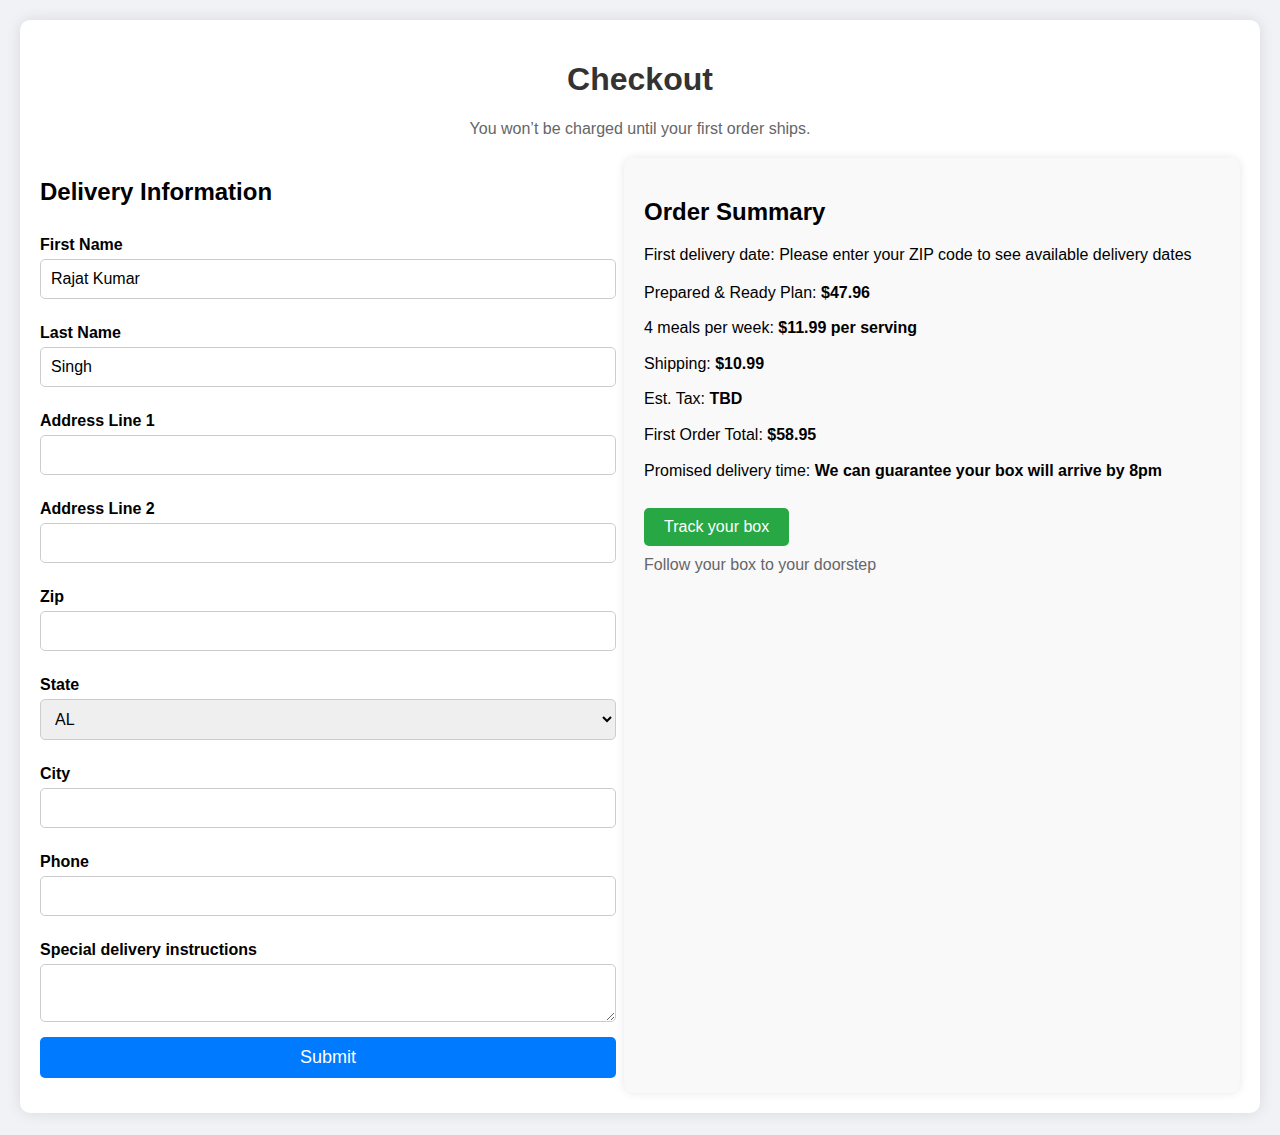
<file: Front-End/checkout.html>
<!DOCTYPE html>
<html lang="en">
<head>
    <meta charset="UTF-8">
    <meta name="viewport" content="width=device-width, initial-scale=1.0">
    <title>Checkout</title>
    <style>
        body {
            font-family: 'Helvetica Neue', sans-serif;
            background-color: #f0f2f5;
            margin: 0;
            padding: 20px;
        }

        .container {
            max-width: 1200px;
            margin: 0 auto;
            background-color: #fff;
            padding: 20px;
            border-radius: 10px;
            box-shadow: 0 0 15px rgba(0,0,0,0.1);
        }

        h1 {
            color: #333;
            text-align: center;
        }

        .info {
            text-align: center;
            color: #666;
            margin-bottom: 20px;
        }

        .checkout {
            display: flex;
            justify-content: space-between;
        }

        .form-section, .summary-section {
            width: 48%;
        }

        form {
            display: flex;
            flex-direction: column;
        }

        label {
            margin-top: 10px;
            margin-bottom: 5px;
            font-weight: bold;
        }

        input, select, textarea, button {
            padding: 10px;
            margin-bottom: 15px;
            border: 1px solid #ccc;
            border-radius: 5px;
            font-size: 16px;
        }

        textarea {
            resize: vertical;
        }

        button {
            background-color: #007bff;
            color: #fff;
            border: none;
            cursor: pointer;
            font-size: 18px;
            transition: background-color 0.3s;
        }

        button:hover {
            background-color: #0056b3;
        }

        .summary-section {
            background-color: #f9f9f9;
            padding: 20px;
            border-radius: 10px;
            box-shadow: 0 0 10px rgba(0,0,0,0.1);
        }

        .order-details p {
            line-height: 1.6;
            margin: 10px 0;
        }

        a.track-box {
            display: inline-block;
            margin-top: 15px;
            padding: 10px 20px;
            background-color: #28a745;
            color: #fff;
            text-decoration: none;
            border-radius: 5px;
            transition: background-color 0.3s;
        }

        a.track-box:hover {
            background-color: #218838;
        }

        .follow-box {
            margin-top: 10px;
            color: #666;
        }

        @media (max-width: 768px) {
            .checkout {
                flex-direction: column;
            }

            .form-section, .summary-section {
                width: 100%;
            }
        }

    </style>
</head>
<body>
    <div class="container">
        <h1>Checkout</h1>
        <p class="info">You won’t be charged until your first order ships.</p>

        <div class="checkout">
            <div class="form-section">
                <h2>Delivery Information</h2>
                <form>
                    <label for="first-name">First Name</label>
                    <input type="text" id="first-name" name="first-name" value="Rajat Kumar" required>
                    
                    <label for="last-name">Last Name</label>
                    <input type="text" id="last-name" name="last-name" value="Singh" required>
                    
                    <label for="address-line1">Address Line 1</label>
                    <input type="text" id="address-line1" name="address-line1" required>
                    
                    <label for="address-line2">Address Line 2</label>
                    <input type="text" id="address-line2" name="address-line2">
                    
                    <label for="zip">Zip</label>
                    <input type="text" id="zip" name="zip" required>
                    
                    <label for="state">State</label>
                    <select id="state" name="state" required>
                        <option value="AL">AL</option>
                        <!-- Add other states here -->
                    </select>
                    
                    <label for="city">City</label>
                    <input type="text" id="city" name="city" required>
                    
                    <label for="phone">Phone</label>
                    <input type="tel" id="phone" name="phone" required>
                    
                    <label for="instructions">Special delivery instructions</label>
                    <textarea id="instructions" name="instructions"></textarea>
                    
                    <button type="submit">Submit</button>
                </form>
            </div>

            <div class="summary-section">
                <h2>Order Summary</h2>
                <p>First delivery date: <span>Please enter your ZIP code to see available delivery dates</span></p>
                <div class="order-details">
                    <p>Prepared & Ready Plan: <strong>$47.96</strong></p>
                    <p>4 meals per week: <strong>$11.99 per serving</strong></p>
                    <p>Shipping: <strong>$10.99</strong></p>
                    <p>Est. Tax: <strong>TBD</strong></p>
                    <p>First Order Total: <strong>$58.95</strong></p>
                    <p>Promised delivery time: <strong>We can guarantee your box will arrive by 8pm</strong></p>
                </div>
                <a href="#" class="track-box">Track your box</a>
                <p class="follow-box">Follow your box to your doorstep</p>
            </div>
        </div>
    </div>
</body>
</html>
</file>
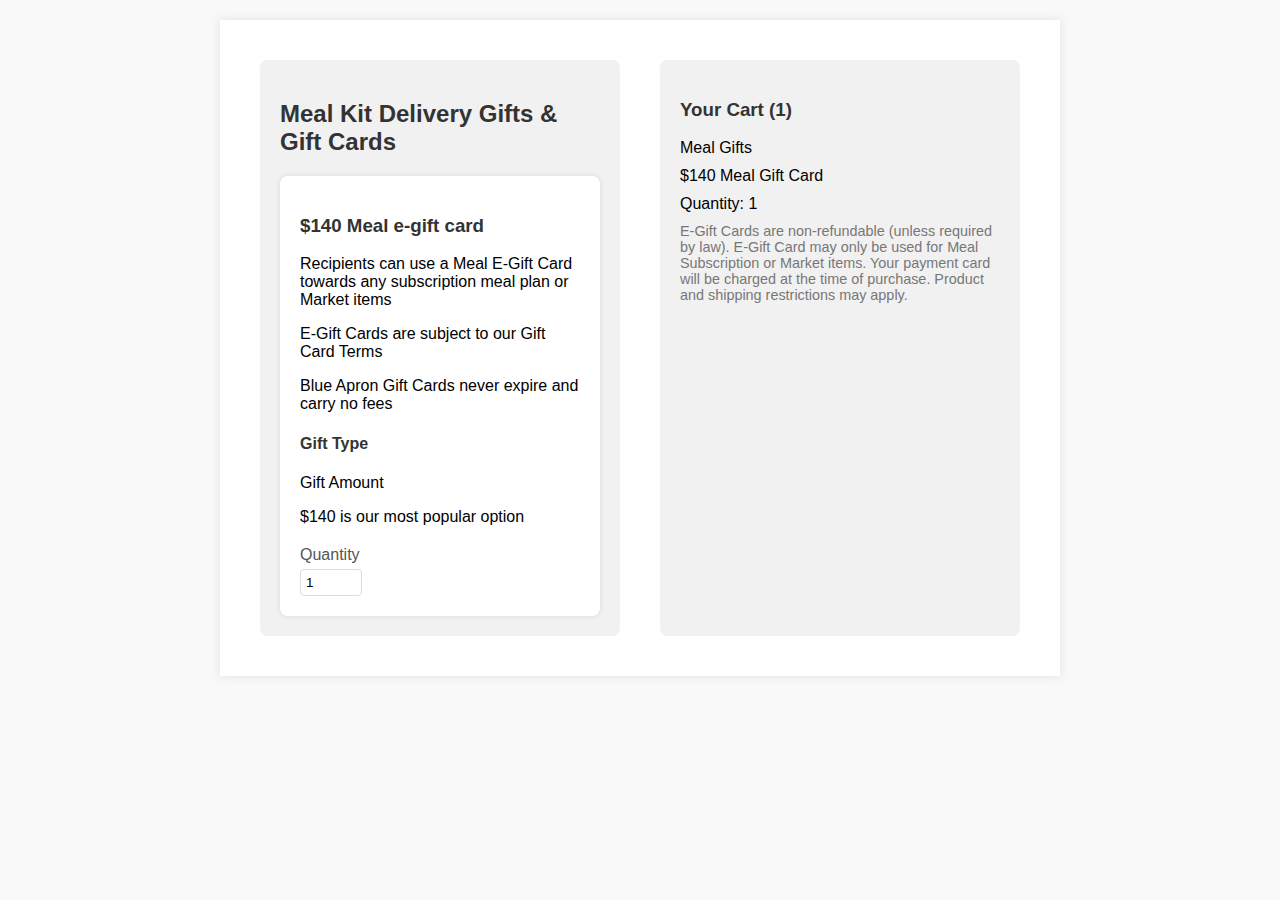
<file: Front-End/giftcards.html>
<!DOCTYPE html>
<html lang="en">
<head>
    <meta charset="UTF-8">
    <meta name="viewport" content="width=device-width, initial-scale=1.0">
    <title>Meal Kit Delivery Gifts & Gift Cards</title>
    <style>
        body {
            font-family: Arial, sans-serif;
            background-color: #f9f9f9;
            margin: 0;
            padding: 20px;
        }

        .container {
            display: flex;
            justify-content: space-between;
            margin: 0 auto;
            padding: 20px;
            background-color: #ffffff;
            box-shadow: 0 0 10px rgba(0, 0, 0, 0.1);
            max-width: 800px;
        }

        .gift-card-section, .cart {
            flex: 1;
            margin: 20px;
            padding: 20px;
            background-color: #f1f1f1;
            border-radius: 8px;
        }

        h2, h3, h4 {
            color: #333;
        }

        .gift-card {
            background-color: #fff;
            padding: 20px;
            border-radius: 8px;
            box-shadow: 0 0 5px rgba(0, 0, 0, 0.1);
        }

        .gift-type, .quantity {
            margin-top: 20px;
        }

        label {
            display: block;
            margin-bottom: 5px;
            color: #555;
        }

        input[type="number"] {
            width: 50px;
            padding: 5px;
            border: 1px solid #ddd;
            border-radius: 4px;
        }

        .cart p {
            margin: 10px 0;
        }

        .cart p:last-child {
            font-size: 0.9em;
            color: #777;
        }
    </style>
</head>
<body>
    <div class="container">
        <div class="gift-card-section">
            <h2>Meal Kit Delivery Gifts & Gift Cards</h2>
            <div class="gift-card">
                <h3>$140 Meal e-gift card</h3>
                <p>Recipients can use a Meal E-Gift Card towards any subscription meal plan or Market items</p>
                <p>E-Gift Cards are subject to our Gift Card Terms</p>
                <p>Blue Apron Gift Cards never expire and carry no fees</p>
                <div class="gift-type">
                    <h4>Gift Type</h4>
                    <p>Gift Amount</p>
                    <p>$140 is our most popular option</p>
                </div>
                <div class="quantity">
                    <label for="quantity">Quantity</label>
                    <input type="number" id="quantity" name="quantity" value="1" min="1">
                </div>
            </div>
        </div>

        <div class="cart">
            <h3>Your Cart (1)</h3>
            <p>Meal Gifts</p>
            <p>$140 Meal Gift Card</p>
            <p>Quantity: 1</p>
            <p>E-Gift Cards are non-refundable (unless required by law). E-Gift Card may only be used for Meal Subscription or Market items. Your payment card will be charged at the time of purchase. Product and shipping restrictions may apply.</p>
        </div>
    </div>
</body>
</html>
</file>
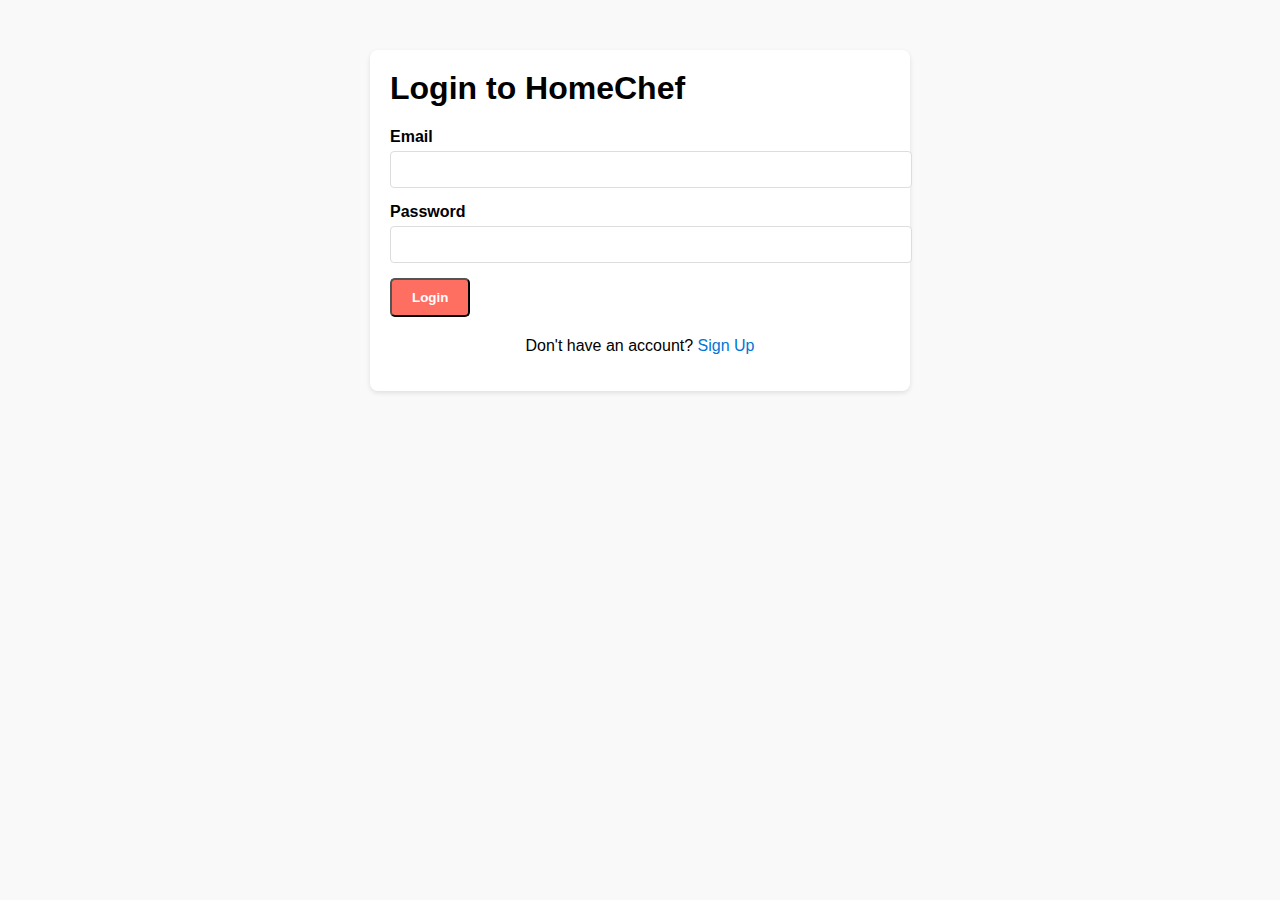
<file: Front-End/login.html>
<!DOCTYPE html>
<html lang="en">
<head>
    <meta charset="UTF-8">
    <meta name="viewport" content="width=device-width, initial-scale=1.0">
    <title>HomeChef - Login</title>
    <style>
        body {
            font-family: 'Helvetica Neue', Arial, sans-serif;
            margin: 0;
            padding: 0;
            background-color: #f9f9f9;
        }
        .container {
            max-width: 500px;
            margin: 50px auto;
            padding: 20px;
            background: #fff;
            border-radius: 8px;
            box-shadow: 0 2px 5px rgba(0, 0, 0, 0.1);
        }
        .container h1 {
            margin-top: 0;
        }
        .input-group {
            margin-bottom: 15px;
        }
        .input-group label {
            display: block;
            margin-bottom: 5px;
            font-weight: bold;
        }
        .input-group input {
            width: 100%;
            padding: 10px;
            border: 1px solid #ddd;
            border-radius: 4px;
        }
        .button {
            display: inline-block;
            padding: 10px 20px;
            color: #fff;
            background-color: #ff6f61;
            text-decoration: none;
            border-radius: 5px;
            font-weight: bold;
            text-align: center;
            cursor: pointer;
        }
        .button:hover {
            background-color: #ff5a4a;
        }
        .login-link {
            display: block;
            text-align: center;
            margin-top: 20px;
        }
        .login-link a {
            color: #0076D6;
            text-decoration: none;
        }
        .login-link a:hover {
            text-decoration: underline;
        }
    </style>
</head>
<body>
    <div class="container">
        <h1>Login to HomeChef</h1>
        <form action="/login" method="post">
            <div class="input-group">
                <label for="email">Email</label>
                <input type="email" id="email" name="email" required>
            </div>
            <div class="input-group">
                <label for="password">Password</label>
                <input type="password" id="password" name="password" required>
            </div>
            <button type="submit" class="button">Login</button>
        </form>
        <div class="login-link">
            <p>Don't have an account? <a href="signup.html" target="_blank">Sign Up</a></p>
        </div>
    </div>
</body>
</html>
</file>
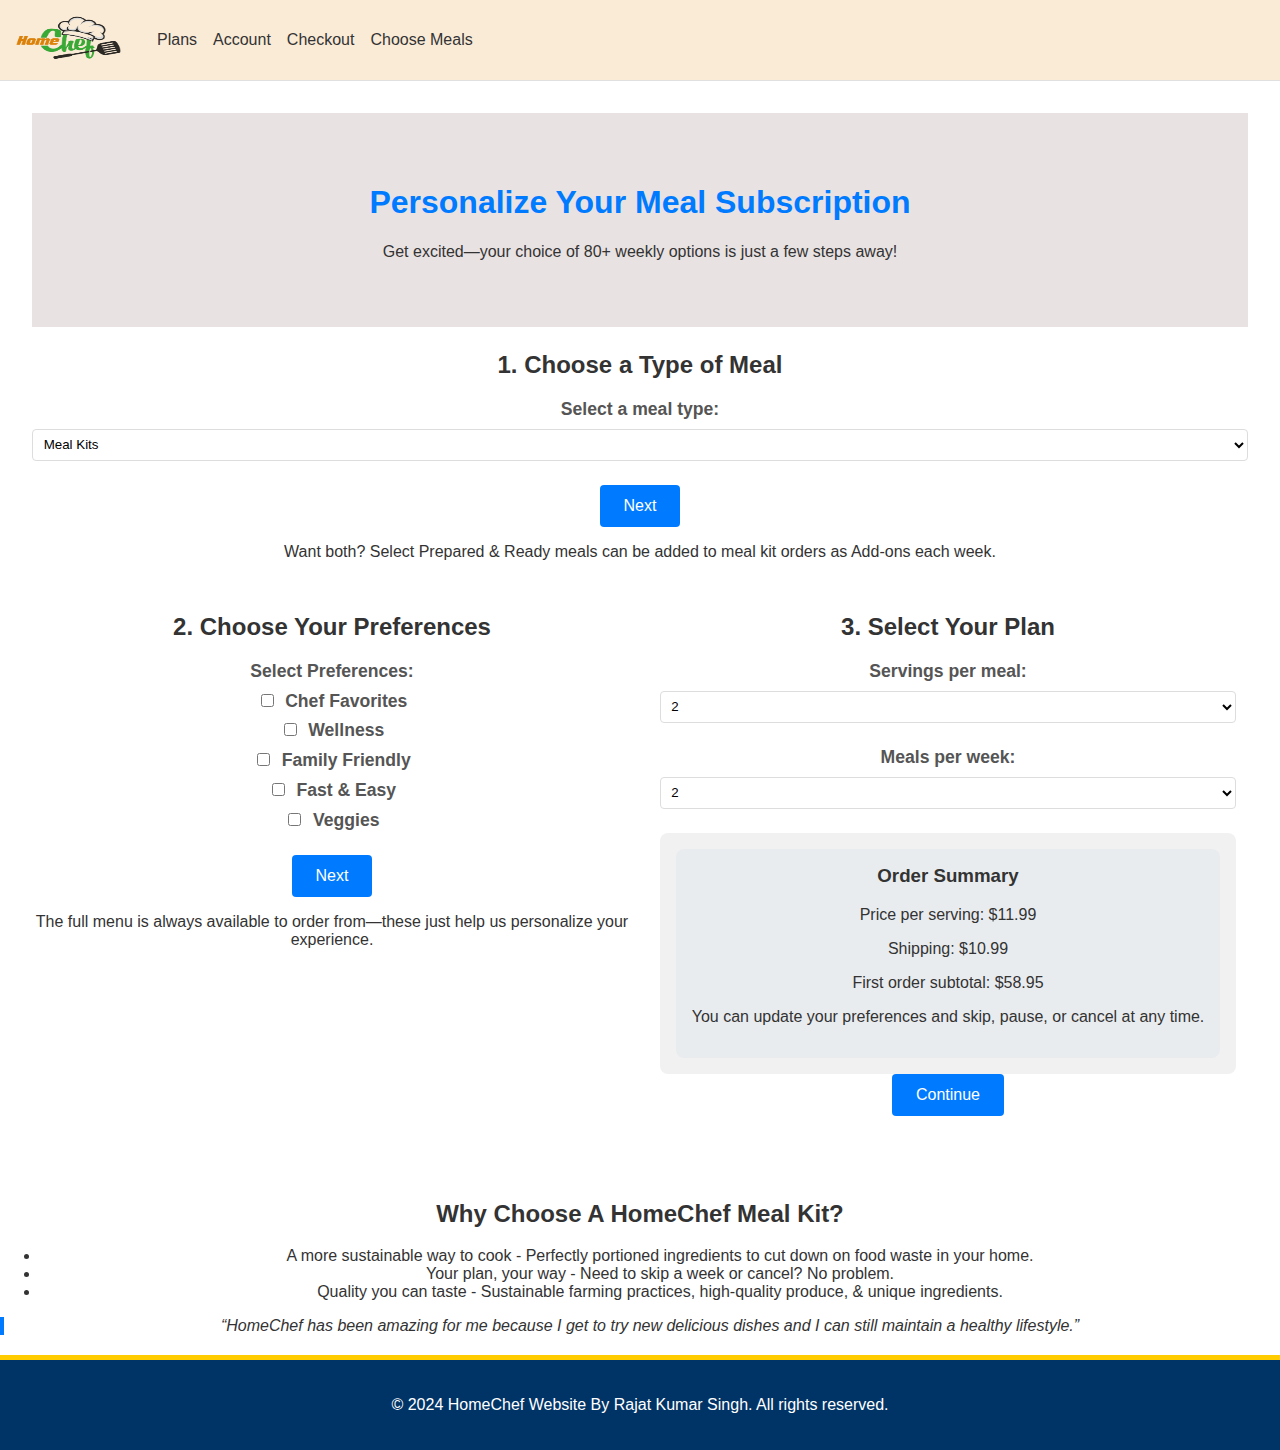
<file: Front-End/plans.html>
<!DOCTYPE html>
<html lang="en">

<head>
    <meta charset="UTF-8">
    <meta name="viewport" content="width=device-width, initial-scale=1.0">
    <title>Meal Plans - HomeChef</title>
    <style>
        body {
            font-family: Arial, sans-serif;
            margin: 0;
            padding: 0;
            color: #333;
            text-align: center;
        }

        header {
            background: antiquewhite;
            padding: 1em;
            border-bottom: 1px solid #e0e0e0;
        }

        nav {
            display: flex;
            justify-content: flex-start;
            align-items: center;
        }

        nav .logo {
            margin-right: 20px;
        }

        nav .logo img {
            height: 44px;
            width: 105px;
        }

        nav ul {
            list-style: none;
            margin: 0;
            padding: 0;
            display: flex;
            justify-content: flex-start;
        }

        nav ul li {
            margin-left: 1em;
        }

        nav ul li a {
            text-decoration: none;
            color: #333;
        }

        nav ul li a:hover {
            text-decoration: underline;
        }

        main {
            padding: 2em;
            background-color: white;
        }

        .head {
            text-align: center;
            margin-bottom: 24px;
            padding-top: 50px;
            padding-bottom: 50px;
            background-color: rgb(233, 226, 226);
        }

        h1 {
            color: #007bff;
        }

        .step {
            margin-bottom: 2em;
        }

        .meal-options,
        .preferences,
        .plan-selection-wrapper,
        .example-recipes {
            display: flex;
            flex-wrap: wrap;
            justify-content: center;
        }

        .option,
        .preference,
        .recipe {
            background: #f1f1f1;
            border-radius: 8px;
            padding: 1em;
            margin: 0.5em;
            flex: 1 1 calc(40% - 1em);
        }

        .meal-options .option {
            flex: 1 1 calc(20% - 1em);
        }

        .preferences-and-plan {
            display: flex;
            justify-content: space-between;
        }

        .preferences {
            flex: 1;
            margin-right: 1em;
        }

        .plan-selection-wrapper {
            flex: 1;
        }

        .plan-selection {
            background: #f1f1f1;
            border-radius: 8px;
            padding: 1em;
            flex: 1;
        }

        .order-summary {
            background: #e9ecef;
            padding: 1em;
            border-radius: 8px;
        }

        .order-summary h3 {
            margin-top: 0;
        }

        blockquote {
            font-style: italic;
            border-left: 4px solid #007bff;
            padding-left: 1em;
            margin: 1em 0;
        }

        footer {
            text-align: center;
            padding: 20px;
            background-color: #003366;
            color: #fff;
            margin-top: 20px;
            font-size: 1em;
            border-top: 5px solid #ffcc00;
        }

        .form-group {
            margin-bottom: 1.5em;
        }

        .form-group label {
            display: block;
            margin-bottom: 0.5em;
            font-weight: bold;
            font-size: 1.1em;
            color: #555;
        }

        .form-group select,
        .form-group input[type="checkbox"] {
            width: 100%;
            padding: 0.5em;
            border: 1px solid #ddd;
            border-radius: 4px;
        }

        .form-group select {
            background: #fff;
        }

        .form-group input[type="checkbox"] {
            width: auto;
            margin-right: 0.5em;
        }

        .form-group input[type="checkbox"] + label {
            display: inline-block;
            margin-right: 1em;
        }

        form button {
            background-color: #007bff;
            color: #fff;
            border: none;
            border-radius: 4px;
            padding: 0.75em 1.5em;
            font-size: 1em;
            cursor: pointer;
            transition: background-color 0.3s ease;
        }

        form button:hover {
            background-color: #0056b3;
        }

        form button:disabled {
            background-color: #ccc;
            cursor: not-allowed;
        }
    </style>
</head>

<body>
    <header>
        <nav>
            <div class="logo">
                <a href="index.html"><img src="./images/HomeChefImg.png" alt="HomeChef Logo"></a>
            </div>
            <ul>
                <li><a href="#plans">Plans</a></li>
                <li><a href="account.html">Account</a></li>
                <li><a href="#checkout">Checkout</a></li>
                <li><a href="#choose-meals">Choose Meals</a></li>
            </ul>
        </nav>
    </header>

    <main>
        <div>

            <div class='head'>
                <h1>Personalize Your Meal Subscription</h1>
                <p>Get excited—your choice of 80+ weekly options is just a few steps away!</p>
            </div>

            <div class="mainDiv">
                <div class="step">
                    <h2>1. Choose a Type of Meal</h2>
                    <form id="meal-type-form">
                        <div class="form-group">
                            <label for="meal-type">Select a meal type:</label>
                            <select id="meal-type" name="meal-type">
                                <option value="meal-kits">Meal Kits</option>
                                <option value="prepared-ready">Prepared & Ready</option>
                            </select>
                        </div>
                        <button type="submit">Next</button>
                    </form>
                    <p>Want both? Select Prepared & Ready meals can be added to meal kit orders as Add-ons each week.
                    </p>
                </div>

                <div class="preferences-and-plan">
                    <div class="preferences">
                        <div class="step">
                            <h2>2. Choose Your Preferences</h2>
                            <form id="preferences-form">
                                <div class="form-group">
                                    <label>Select Preferences:</label>
                                    <div>
                                        <label><input type="checkbox" name="preference" value="chef-favorites"> Chef
                                            Favorites</label>
                                        <label><input type="checkbox" name="preference" value="wellness">
                                            Wellness</label>
                                        <label><input type="checkbox" name="preference" value="family-friendly"> Family
                                            Friendly</label>
                                        <label><input type="checkbox" name="preference" value="fast-easy"> Fast &
                                            Easy</label>
                                        <label><input type="checkbox" name="preference" value="veggies"> Veggies</label>
                                    </div>
                                </div>
                                <button type="submit">Next</button>
                            </form>
                            <p>The full menu is always available to order from—these just help us personalize your
                                experience.</p>
                        </div>
                    </div>

                    <div class="plan-selection-wrapper">
                        <div class="step">
                            <h2>3. Select Your Plan</h2>
                            <form id="plan-form">
                                <div class="form-group">
                                    <label for="meal-servings">Servings per meal:</label>
                                    <select id="meal-servings" name="meal-servings">
                                        <option value="2">2</option>
                                        <option value="4">4</option>
                                        <option value="6">6</option>
                                    </select>
                                </div>
                                <div class="form-group">
                                    <label for="meals-per-week">Meals per week:</label>
                                    <select id="meals-per-week" name="meals-per-week">
                                        <option value="2">2</option>
                                        <option value="3">3</option>
                                        <option value="4">4</option>
                                        <option value="5">5</option>
                                    </select>
                                </div>
                                <div class="plan-selection">
                                    <div class="order-summary">
                                        <h3>Order Summary</h3>
                                        <p>Price per serving: $11.99</p>
                                        <p>Shipping: $10.99</p>
                                        <p>First order subtotal: $58.95</p>
                                        <p>You can update your preferences and skip, pause, or cancel at any time.</p>
                                    </div>
                                </div>
                                <a href="account.html"><button type="submit">Continue</button></a>
                            </form>
                        </div>
                    </div>
                </div>
            </div>
        </div>        
    </main>

    <section id="why-choose" class="why-choose">
        <h2>Why Choose A HomeChef Meal Kit?</h2>
        <ul>
            <li>A more sustainable way to cook - Perfectly portioned ingredients to cut down on food waste in
                your home.</li>
            <li>Your plan, your way - Need to skip a week or cancel? No problem.</li>
            <li>Quality you can taste - Sustainable farming practices, high-quality produce, & unique
                ingredients.</li>
        </ul>
        <blockquote>
            “HomeChef has been amazing for me because I get to try new delicious dishes and I can still maintain
            a healthy lifestyle.”
        </blockquote>
    </section>

    <footer>
        <p>&copy; 2024 HomeChef Website By Rajat Kumar Singh. All rights reserved.</p>
    </footer>
</body>

</html>
</file>
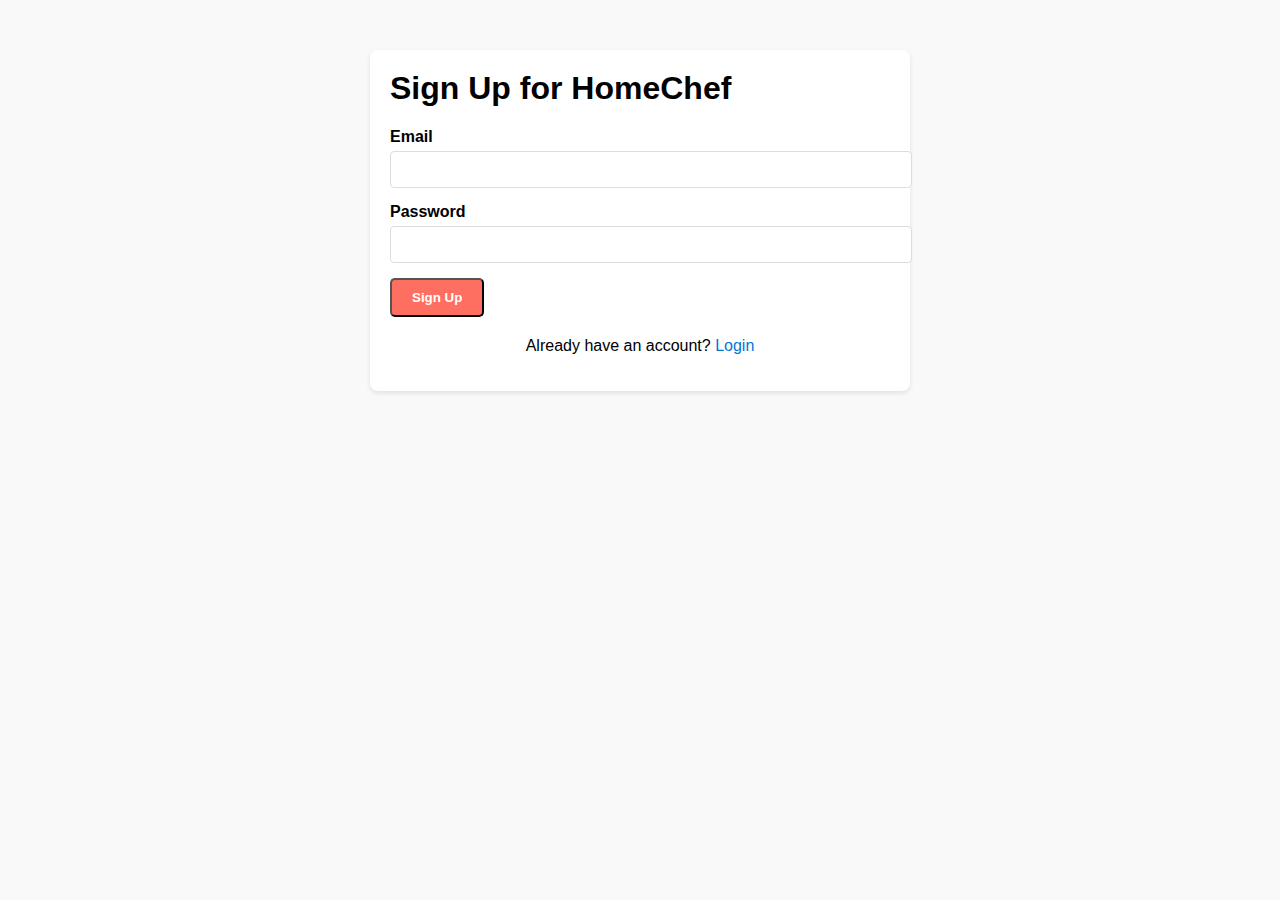
<file: Front-End/signup.html>
<!DOCTYPE html>
<html lang="en">
<head>
    <meta charset="UTF-8">
    <meta name="viewport" content="width=device-width, initial-scale=1.0">
    <title>HomeChef - Sign Up</title>
    <style>
        body {
            font-family: 'Helvetica Neue', Arial, sans-serif;
            margin: 0;
            padding: 0;
            background-color: #f9f9f9;
        }
        .container {
            max-width: 500px;
            margin: 50px auto;
            padding: 20px;
            background: #fff;
            border-radius: 8px;
            box-shadow: 0 2px 5px rgba(0, 0, 0, 0.1);
        }
        .container h1 {
            margin-top: 0;
        }
        .input-group {
            margin-bottom: 15px;
        }
        .input-group label {
            display: block;
            margin-bottom: 5px;
            font-weight: bold;
        }
        .input-group input {
            width: 100%;
            padding: 10px;
            border: 1px solid #ddd;
            border-radius: 4px;
        }
        .button {
            display: inline-block;
            padding: 10px 20px;
            color: #fff;
            background-color: #ff6f61;
            text-decoration: none;
            border-radius: 5px;
            font-weight: bold;
            text-align: center;
            cursor: pointer;
        }
        .button:hover {
            background-color: #ff5a4a;
        }
        .signup-link {
            display: block;
            text-align: center;
            margin-top: 20px;
        }
        .signup-link a {
            color: #0076D6;
            text-decoration: none;
        }
        .signup-link a:hover {
            text-decoration: underline;
        }
    </style>
</head>
<body>
    <div class="container">
        <h1>Sign Up for HomeChef</h1>
        <form action="/signup" method="post">
            <div class="input-group">
                <label for="email">Email</label>
                <input type="email" id="email" name="email" required>
            </div>
            <div class="input-group">
                <label for="password">Password</label>
                <input type="password" id="password" name="password" required>
            </div>
            <button type="submit" class="button">Sign Up</button>
        </form>
        <div class="signup-link">
            <p>Already have an account? <a href="login.html" target="_blank">Login</a></p>
        </div>
    </div>
</body>
</html>
</file>
